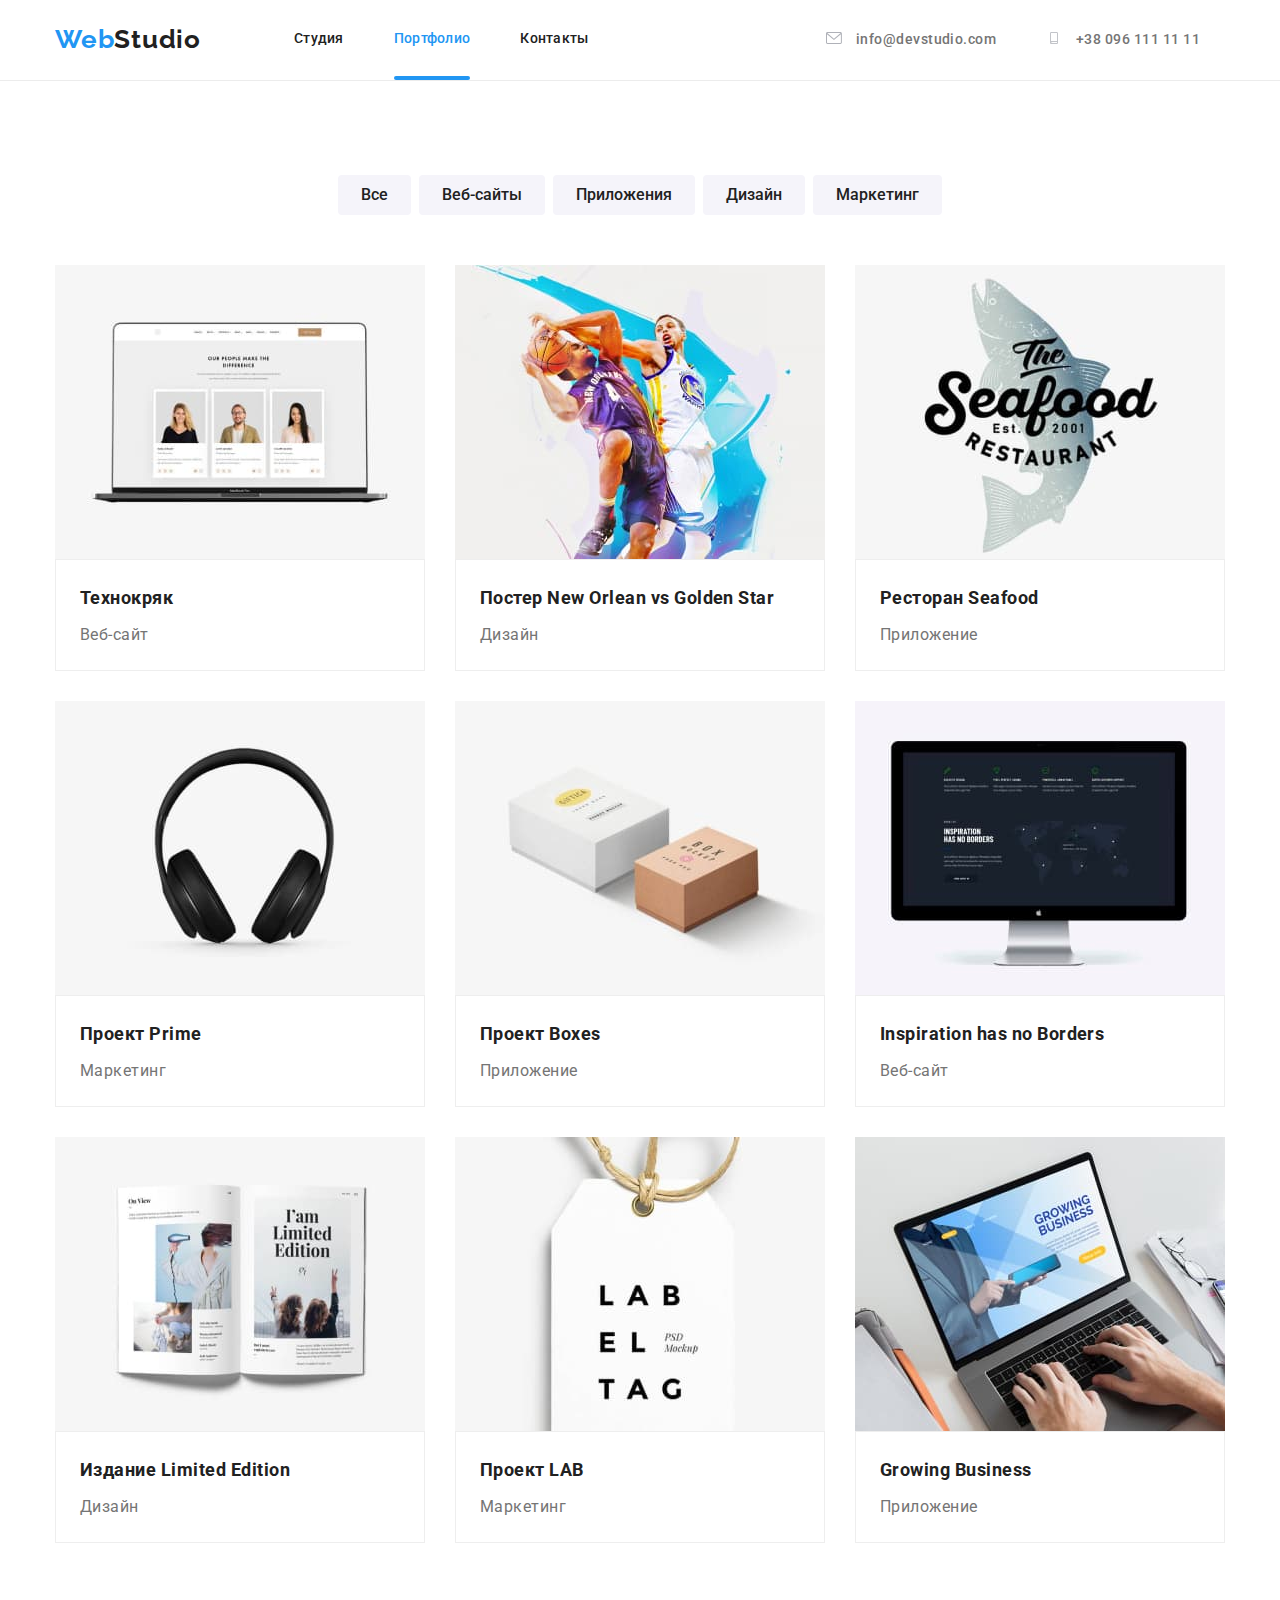
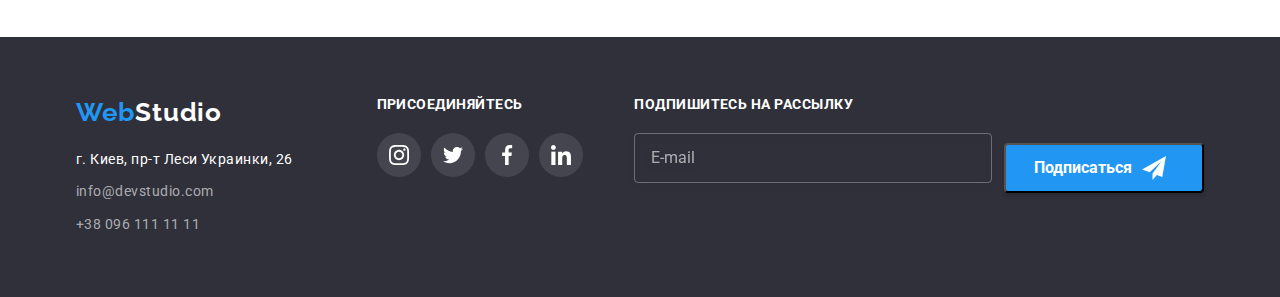
<file: portfolio.html>
<!DOCTYPE html>
<html lang="ru">

<head>
    <meta charset="UTF-8">
    <meta http-equiv="X-UA-Compatible" content="IE=edge">
    <meta name="viewport" content="width=device-width, initial-scale=1.0">
    <title>Document</title>
    <link rel="preconnect" href="https://fonts.googleapis.com">
    <link rel="preconnect" href="https://fonts.gstatic.com" crossorigin>
    <link
        href="https://fonts.googleapis.com/css2?family=Raleway:wght@700&family=Roboto:wght@400;500;700;900&display=swap"
        rel="stylesheet">
    <link rel="stylesheet"
        href="https://cdnjs.cloudflare.com/ajax/libs/modern-normalize/1.1.0/modern-normalize.min.css" />
    <link rel="stylesheet" href="./css/styles.css">
    <link rel="stylesheet" href="./css/main.min.css" />
</head>

<body class="body">
    <header class="header ">
        <div class="container header-container">
            <nav class="header-container__nav logo">
                <a href="./index.html" lang="en" class=" logo__link">
                    Web<span class="logo__link--black">Studio</span>
                </a>

                <ul class="header-container__site-nav site-nav list">
                    <li class="site-nav__item">
                        <a href="./index.html" class="link ">Студия</a>
                    </li>
                    <li class="site-nav__item">
                        <a href="./portfolio.html" class="link current">Портфолио</a>
                    </li>
                    <li class="site-nav__item">
                        <a href="" class="link">Контакты</a>
                    </li>
                </ul>
            </nav>

            <ul class="header-container__contact-nav contact-nav list">
                <li class="contact-nav__item item">
                    <a href="mailto:info@devstudio.com" class="link item__mail-contact">
                        <svg class="icon-mail" width="16" height="12">
                            <use href="./images/sprite.svg#icon-envelope" />
                        </svg>
                        info@devstudio.com
                    </a>
                </li>
                <li class="contact-nav__item item">
                    <a href="telto:+380961111111" class="link item__phone-contact">
                        <svg class="icon-phone" width="16px" height="12px">
                            <use href="./images/sprite.svg#icon-smartphone" />
                        </svg>
                        +38 096 111 11 11
                    </a>
                </li>
            </ul>
        <!-- Mobile -->

        <button type="button" class="open-menu-btn" mob-menu-open>
            <svg class="open-menu-btn__icon" width="24px" height="16px">
                <use href="./images/sprite.svg#icon-menu" />
            </svg>
        </button>

        <div class="mob-menu is-hidden" mob-menu id="menu">
            <div class="container">
                <div class="mob-menu-list">
                    <button type="button" class="mob-menu__close" mob-menu-close >
                        <svg class="mob__icon-vector" width="19" height="19">
                            <use href="./images/sprite.svg#icon-vector">
                            </use>
                        </svg>
                    </button>

                    <ul class="header-container__mobile-site-nav site-nav list">
                        <li class="site-nav__mobile-item">
                            <a href="/index.html" class="link">Студия</a>
                        </li>
                        <li class="site-nav__mobile-item">
                            <a href="./portfolio.html" class="link current">Портфолио</a>
                        </li>
                        <li class="site-nav__mobile-item">
                            <a href="" class="link">Контакты</a>
                        </li>
                    </ul>
                </div>
                <div class="mob-menu-contact">
                    <ul class="header-container__mobile-contact-nav contact-nav list">
                        <li class="contact-nav__mobile-item item">
                            <a href="mailto:info@devstudio.com" class="item__mobile-mail-contact">

                                info@devstudio.com
                            </a>
                        </li>
                        <li class="contact-nav__mobile-item item">
                            <a href="telto:+380961111111" class="item__mobile-phone-contact">
                                +38 096 111 11 11
                            </a>
                        </li>
                    </ul>
                    <ul class="header-container__mobile-soc-media mobile-soc-media list">
                        <li class="mobile-soc-media__item item">
                            <a href="" class="mobile-soc-media__link link">Instagram
                            </a>
                        </li>
                        <li class="mobile-soc-media__item item">
                            <a href="" class="mobile-soc-media__link link">Twitter
                            </a>
                        </li>
                        <li class="mobile-soc-media__item item">
                            <a href="" class="mobile-soc-media__link link">Facebook
                            </a>
                        </li>
                        <li class="mobile-soc-media__item item">
                            <a href="" class="mobile-soc-media__link link">Linkedin
                            </a>
                        </li>

                    </ul>
                </div>
            </div>
        </div>
    </div>
    </header>

    <main>
        <section class="section portfolio">
            <div class="container">
                <h1 class="visually-hidden">Портфолио</h1>
                <ul class="list portfolio__button button-list">
                    <li> <button type="button" class="button button-list__secondary">Все</button></li>
                    <li> <button type="button" class="button button-list__secondary">Веб-сайты</button></li>
                    <li><button type="button" class="button button-list__secondary">Приложения</button></li>
                    <li><button type="button" class="button button-list__secondary">Дизайн</button></li>
                    <li><button type="button" class="button button-list__secondary">Маркетинг</button></li>
                </ul>
                <ul class="list portfolio__project project">
                    <li class="project__item">
                        <a href="" class="project__link link">
                            <div class="project__img-wrap">
                                <picture>
                                    <source
                                    srcset="
                                    ./images/desktop/portfolio-1-1200@1x.jpg  1x,
                                    ./images/desktop/portfolio-1-1200@2x.jpg   2x 
                                    "
                                    media="(min-width: 1200px)"
                                    type="img/webp"
                                    />
                                    <source
                                    srcset="
                                    ./images/desktop/portfolio-1-1200@1x.jpg  1x,
                                    ./images/desktop/portfolio-1-1200@2x.jpg   2x 
                                    "
                                    media="(min-width: 1200px)"
                                    />
                                  
                                    <source
                                    srcset="
                                    ./images/tablet/portfolio-1-768@1x.jpg  1x,
                                    ./images/tablet/portfolio-1-768@2x.jpg   2x 
                                    "
                                    media="(min-width: 768px)"
                                    type="img/webp"
                                    />
                                    <source
                                    srcset="
                                    ./images/tablet/portfolio-1-768@1x.jpg  1x,
                                    ./images/tablet/portfolio-1-768@2x.jpg   2x 
                                    "
                                    media="(min-width: 768px)"
                                    />
                                    <source
                                    srcset="
                                    ./images/mobile/portfolio-1-480@1x.jpg  1x,
                                    ./images/mobile/portfolio-1-480@2x.jpg   2x 
                                    "
                                    media="(min-width: 320px)"
                                    type="img/webp"
                                    />
                                    <source
                                    srcset="
                                    ./images/mobile/portfolio-1-480@1x.jpg  1x,
                                    ./images/mobile/portfolio-1-480@2x.jpg   2x 
                                    "
                                    media="(min-width: 320px)"
                                    />
                                    
                                <img src="./images/desktop/portfolio-1-1200@1x.jpg" alt="Ноутбук" class="project__img">
                                
                                </picture>
                                <p class="project__text">
                                    Технокряк это современная площадка распространения коронавируса. Компании используют
                                    эту платформу для цифрового шпионажа и атак на защищённые сервера конкурентов
                                </p>
                            </div>
                            <div class="project__card-description card-description">
                                <h3 class="card-description__title title">
                                    Технокряк
                                </h3>
                                <p class="card-description__text">
                                    Веб-сайт
                                </p>
                            </div>
                        </a>
                    </li>
                    <li class="project__item">
                        <a href="" class="project__link link">
                            <div class="project__img-wrap">
                                <picture>
                                    <source
                                    srcset="
                                    ./images/desktop/portfolio-2-1200@1x.jpg  1x,
                                    ./images/desktop/portfolio-2-1200@2x.jpg   2x 
                                    "
                                    media="(min-width: 1200px)"
                                    type="img/webp"
                                    />
                                    <source
                                    srcset="
                                    ./images/desktop/portfolio-2-1200@1x.jpg  1x,
                                    ./images/desktop/portfolio-2-1200@2x.jpg   2x 
                                    "
                                    media="(min-width: 1200px)"
                                    />
                                  
                                    <source
                                    srcset="
                                    ./images/tablet/portfolio-2-768@1x.jpg  1x,
                                    ./images/tablet/portfolio-2-768@2x.jpg   2x 
                                    "
                                    media="(min-width: 768px)"
                                    type="img/webp"
                                    />
                                    <source
                                    srcset="
                                    ./images/tablet/portfolio-2-768@1x.jpg  1x,
                                    ./images/tablet/portfolio-2-768@2x.jpg   2x 
                                    "
                                    media="(min-width: 768px)"
                                    />
                                    <source
                                    srcset="
                                    ./images/mobile/portfolio-2-480@1x.jpg  1x,
                                    ./images/mobile/portfolio-2-480@2x.jpg   2x 
                                    "
                                    media="(min-width: 320px)"
                                    type="img/webp"
                                    />
                                    <source
                                    srcset="
                                    ./images/mobile/portfolio-2-480@1x.jpg  1x,
                                    ./images/mobile/portfolio-2-480@2x.jpg   2x 
                                    "
                                    media="(min-width: 320px)"
                                    />
                                <img src=" ./images/desktop/portfolio-2-1200@1x.jpg " alt="Двое мужчин"  class="project__img">
                                </picture>
                                <p class="project__text">
                                    Lorem ipsum dolor sit amet consectetur adipisicing elit. Repellendus ad, impedit
                                    incidunt odio blanditiis suscipit quo cumque nisi commodi perspiciatis asperiores
                                    laudantium voluptatem ut omnis ipsam facilis.
                                </p>
                            </div>
                            <div class="project__card-description card-description">
                                <h3 class="card-description__title title">
                                    Постер New Orlean vs Golden Star
                                </h3>
                                <p class="card-description__text">
                                    Дизайн
                                </p>
                            </div>
                        </a>
                    </li>
                    <li class="project__item">
                        <a href="" class="project__link link">
                            <div class="project__img-wrap">
                                <picture>
                                    <source
                                    srcset="
                                    ./images/desktop/portfolio-3-1200@1x.jpg  1x,
                                    ./images/desktop/portfolio-3-1200@2x.jpg   2x 
                                    "
                                    media="(min-width: 1200px)"
                                    type="img/webp"
                                    />
                                    <source
                                    srcset="
                                    ./images/desktop/portfolio-3-1200@1x.jpg  1x,
                                    ./images/desktop/portfolio-3-1200@2x.jpg   2x 
                                    "
                                    media="(min-width: 1200px)"
                                    />
                                  
                                    <source
                                    srcset="
                                    ./images/tablet/portfolio-3-768@1x.jpg  1x,
                                    ./images/tablet/portfolio-3-768@2x.jpg   2x 
                                    "
                                    media="(min-width: 768px)"
                                    type="img/webp"
                                    />
                                    <source
                                    srcset="
                                    ./images/tablet/portfolio-3-768@1x.jpg  1x,
                                    ./images/tablet/portfolio-3-768@2x.jpg   2x 
                                    "
                                    media="(min-width: 768px)"
                                    />
                                    <source
                                    srcset="
                                    ./images/mobile/portfolio-3-480@1x.jpg  1x,
                                    ./images/mobile/portfolio-3-480@2x.jpg   2x 
                                    "
                                    media="(min-width: 320px)"
                                    type="img/webp"
                                    />
                                    <source
                                    srcset="
                                    ./images/mobile/portfolio-3-480@1x.jpg  1x,
                                    ./images/mobile/portfolio-3-480@2x.jpg   2x 
                                    "
                                    media="(min-width: 320px)"
                                    />
                                <img src="./images/desktop/portfolio-3-1200@1x.jpg" alt="Лого ресторана" class="project__img">
                                </picture>
                                <p class="project__text">
                                    Lorem ipsum dolor sit amet consectetur adipisicing elit. Repellendus ad, impedit
                                    incidunt odio blanditiis suscipit quo cumque nisi commodi perspiciatis asperiores
                                    laudantium voluptatem ut omnis ipsam facilis.
                                </p>
                            </div>
                            <div class="project__card-description card-description">
                                <h3 class="card-description__title title">
                                    Ресторан Seafood
                                </h3>
                                <p class="card-description__text">
                                    Приложение
                                </p>
                            </div>
                        </a>
                    </li>
                    <li class="project__item">
                        <a href="" class="project__link link">
                            <div class="project__img-wrap">
                                <picture>
                                    <source
                                    srcset="
                                    ./images/desktop/portfolio-4-1200@1x.jpg  1x,
                                    ./images/desktop/portfolio-4-1200@2x.jpg   2x 
                                    "
                                    media="(min-width: 1200px)"
                                    type="img/webp"
                                    />
                                    <source
                                    srcset="
                                    ./images/desktop/portfolio-4-1200@1x.jpg  1x,
                                    ./images/desktop/portfolio-4-1200@2x.jpg   2x 
                                    "
                                    media="(min-width: 1200px)"
                                    />
                                  
                                    <source
                                    srcset="
                                    ./images/tablet/portfolio-4-768@1x.jpg  1x,
                                    ./images/tablet/portfolio-4-768@2x.jpg   2x 
                                    "
                                    media="(min-width: 768px)"
                                    type="img/webp"
                                    />
                                    <source
                                    srcset="
                                    ./images/tablet/portfolio-4-768@1x.jpg  1x,
                                    ./images/tablet/portfolio-4-768@2x.jpg   2x 
                                    "
                                    media="(min-width: 768px)"
                                    />
                                    <source
                                    srcset="
                                    ./images/mobile/portfolio-4-480@1x.jpg  1x,
                                    ./images/mobile/portfolio-4-480@2x.jpg   2x 
                                    "
                                    media="(min-width: 320px)"
                                    type="img/webp"
                                    />
                                    <source
                                    srcset="
                                    ./images/mobile/portfolio-4-480@1x.jpg  1x,
                                    ./images/mobile/portfolio-4-480@2x.jpg   2x 
                                    "
                                    media="(min-width: 320px)"
                                    />
            
                                <img src="./images/desktop/portfolio-4-1200@1x.jpg" alt="Наушники"  class="project__img">
                                </picture>
                                <p class="project__text">
                                    Lorem ipsum dolor sit amet consectetur adipisicing elit. Repellendus ad, impedit
                                    incidunt odio blanditiis suscipit quo cumque nisi commodi perspiciatis asperiores
                                    laudantium voluptatem ut omnis ipsam facilis.
                                </p>
                            </div>
                            <div class="project__card-description card-description">
                                <h3 class="card-description__title title">
                                    Проект Prime
                                </h3>
                                <p class="card-description__text">
                                    Маркетинг
                                </p>
                            </div>
                        </a>
                    </li>
                    <li class="project__item">
                        <a href="" class="project__link link">
                            <div class="project__img-wrap">
                                <picture>
                                    <source
                                    srcset="
                                    ./images/desktop/portfolio-5-1200@1x.jpg  1x,
                                    ./images/desktop/portfolio-5-1200@2x.jpg   2x 
                                    "
                                    media="(min-width: 1200px)"
                                    type="img/webp"
                                    />
                                    <source
                                    srcset="
                                    ./images/desktop/portfolio-5-1200@1x.jpg  1x,
                                    ./images/desktop/portfolio-5-1200@2x.jpg   2x 
                                    "
                                    media="(min-width: 1200px)"
                                    />
                                  
                                    <source
                                    srcset="
                                    ./images/tablet/portfolio-5-768@1x.jpg  1x,
                                    ./images/tablet/portfolio-5-768@2x.jpg   2x 
                                    "
                                    media="(min-width: 768px)"
                                    type="img/webp"
                                    />
                                    <source
                                    srcset="
                                    ./images/tablet/portfolio-5-768@1x.jpg  1x,
                                    ./images/tablet/portfolio-5-768@2x.jpg   2x 
                                    "
                                    media="(min-width: 768px)"
                                    />
                                    <source
                                    srcset="
                                    ./images/mobile/portfolio-5-480@1x.jpg  1x,
                                    ./images/mobile/portfolio-5-480@2x.jpg   2x 
                                    "
                                    media="(min-width: 320px)"
                                    type="img/webp"
                                    />
                                    <source
                                    srcset="
                                    ./images/mobile/portfolio-5-480@1x.jpg  1x,
                                    ./images/mobile/portfolio-5-480@2x.jpg   2x 
                                    "
                                    media="(min-width: 320px)"
                                    />
                        
                
                                <img src="./images/desktop/portfolio-5-1200@1x.jpg" alt="Две коробки"  class="project__img">
                                </picture>
                                <p class="project__text">
                                    Lorem ipsum dolor sit amet consectetur adipisicing elit. Repellendus ad, impedit
                                    incidunt odio blanditiis suscipit quo cumque nisi commodi perspiciatis asperiores
                                    laudantium voluptatem ut omnis ipsam facilis.
                                </p>
                            </div>
                            <div class="project__card-description card-description">
                                <h3 class="card-description__title title">
                                    Проект Boxes
                                </h3>
                                <p class="card-description__text">
                                    Приложение
                                </p>
                            </div>
                        </a>
                    </li>
                    <li class="project__item">
                        <a href="" class="project__link link">
                            <div class="project__img-wrap">
                                <picture>
                                    <source
                                    srcset="
                                    ./images/desktop/portfolio-6-1200@1x.jpg  1x,
                                    ./images/desktop/portfolio-6-1200@2x.jpg   2x 
                                    "
                                    media="(min-width: 1200px)"
                                    type="img/webp"
                                    />
                                    <source
                                    srcset="
                                    ./images/desktop/portfolio-6-1200@1x.jpg  1x,
                                    ./images/desktop/portfolio-6-1200@2x.jpg   2x 
                                    "
                                    media="(min-width: 1200px)"
                                    />
                                  
                                    <source
                                    srcset="
                                    ./images/tablet/portfolio-6-768@1x.jpg  1x,
                                    ./images/tablet/portfolio-6-768@2x.jpg   2x 
                                    "
                                    media="(min-width: 768px)"
                                    type="img/webp"
                                    />
                                    <source
                                    srcset="
                                    ./images/tablet/portfolio-6-768@1x.jpg  1x,
                                    ./images/tablet/portfolio-6-768@2x.jpg   2x 
                                    "
                                    media="(min-width: 768px)"
                                    />
                                    <source
                                    srcset="
                                    ./images/mobile/portfolio-6-480@1x.jpg  1x,
                                    ./images/mobile/portfolio-6-480@2x.jpg   2x 
                                    "
                                    media="(min-width: 320px)"
                                    type="img/webp"
                                    />
                                    <source
                                    srcset="
                                    ./images/mobile/portfolio-6-480@1x.jpg  1x,
                                    ./images/mobile/portfolio-6-480@2x.jpg   2x 
                                    "
                                    media="(min-width: 320px)"
                                    />
                               
                                <img src="./images/desktop/portfolio-6-1200@1x.jpg" alt="Монитор"  class="project__img">
                            </picture>
                                <p class="project__text">
                                    Lorem ipsum dolor sit amet consectetur adipisicing elit. Repellendus ad, impedit
                                    incidunt odio blanditiis suscipit quo cumque nisi commodi perspiciatis asperiores
                                    laudantium voluptatem ut omnis ipsam facilis.
                                </p>
                            </div>
                            <div class="project__card-description card-description">
                                <h3 class="card-description__title title">
                                    Inspiration has no Borders
                                </h3>
                                <p class="card-description__text">
                                    Веб-сайт
                                </p>
                            </div>
                        </a>
                    </li>
                    <li class="project__item">
                        <a href="" class="project__link link">
                            <div class="project__img-wrap">
                                <picture>
                                    <source
                                    srcset="
                                    ./images/desktop/portfolio-7-1200@1x.jpg  1x,
                                    ./images/desktop/portfolio-7-1200@2x.jpg   2x 
                                    "
                                    media="(min-width: 1200px)"
                                    type="img/webp"
                                    />
                                    <source
                                    srcset="
                                    ./images/desktop/portfolio-7-1200@1x.jpg  1x,
                                    ./images/desktop/portfolio-7-1200@2x.jpg   2x 
                                    "
                                    media="(min-width: 1200px)"
                                    />
                                  
                                    <source
                                    srcset="
                                    ./images/tablet/portfolio-7-768@1x.jpg  1x,
                                    ./images/tablet/portfolio-7-768@2x.jpg   2x 
                                    "
                                    media="(min-width: 768px)"
                                    type="img/webp"
                                    />
                                    <source
                                    srcset="
                                    ./images/tablet/portfolio-7-768@1x.jpg  1x,
                                    ./images/tablet/portfolio-7-768@2x.jpg   2x 
                                    "
                                    media="(min-width: 768px)"
                                    />
                                    <source
                                    srcset="
                                    ./images/mobile/portfolio-7-480@1x.jpg  1x,
                                    ./images/mobile/portfolio-7-480@2x.jpg   2x 
                                    "
                                    media="(min-width: 320px)"
                                    type="img/webp"
                                    />
                                    <source
                                    srcset="
                                    ./images/mobile/portfolio-7-480@1x.jpg  1x,
                                    ./images/mobile/portfolio-7-480@2x.jpg   2x 
                                    "
                                    media="(min-width: 320px)"
                                    />
                               
                                <img src="./images/desktop/portfolio-7-1200@1x.jpg" alt="Журнал"  class="project__img">
                                </picture>
                                <p class="project__text">
                                    Lorem ipsum dolor sit amet consectetur adipisicing elit. Repellendus ad, impedit
                                    incidunt odio blanditiis suscipit quo cumque nisi commodi perspiciatis asperiores
                                    laudantium voluptatem ut omnis ipsam facilis.
                                </p>
                            </div>
                            <div class="project__card-description card-description">
                                <h3 class="card-description__title title">
                                    Издание Limited Edition
                                </h3>
                                <p class="card-description__text">
                                    Дизайн
                                </p>
                            </div>
                        </a>
                    </li>
                    <li class="project__item">
                        <a href="" class="project__link link">
                            <div class="project__img-wrap">
                                <picture>
                                    <source
                                    srcset="
                                    ./images/desktop/portfolio-8-1200@1x.jpg  1x,
                                    ./images/desktop/portfolio-8-1200@2x.jpg   2x 
                                    "
                                    media="(min-width: 1200px)"
                                    type="img/webp"
                                    />
                                    <source
                                    srcset="
                                    ./images/desktop/portfolio-8-1200@1x.jpg  1x,
                                    ./images/desktop/portfolio-8-1200@2x.jpg   2x 
                                    "
                                    media="(min-width: 1200px)"
                                    />
                                  
                                    <source
                                    srcset="
                                    ./images/tablet/portfolio-8-768@1x.jpg  1x,
                                    ./images/tablet/portfolio-8-768@2x.jpg   2x 
                                    "
                                    media="(min-width: 768px)"
                                    type="img/webp"
                                    />
                                    <source
                                    srcset="
                                    ./images/tablet/portfolio-8-768@1x.jpg  1x,
                                    ./images/tablet/portfolio-8-768@2x.jpg   2x 
                                    "
                                    media="(min-width: 768px)"
                                    />
                                    <source
                                    srcset="
                                    ./images/mobile/portfolio-8-480@1x.jpg  1x,
                                    ./images/mobile/portfolio-8-480@2x.jpg   2x 
                                    "
                                    media="(min-width: 320px)"
                                    type="img/webp"
                                    />
                                    <source
                                    srcset="
                                    ./images/mobile/portfolio-8-480@1x.jpg  1x,
                                    ./images/mobile/portfolio-8-480@2x.jpg   2x 
                                    "
                                    media="(min-width: 320px)"
                                    />
                               
                                <img src="./images/desktop/portfolio-8-1200@1x.jpg" alt="Лейбл"  class="project__img">
                                </picture>
                                <p class="project__text">
                                    Lorem ipsum dolor sit amet consectetur adipisicing elit. Repellendus ad, impedit
                                    incidunt odio blanditiis suscipit quo cumque nisi commodi perspiciatis asperiores
                                    laudantium voluptatem ut omnis ipsam facilis.
                                </p>
                            </div>
                            <div class="project__card-description card-description">
                                <h3 class="card-description__title title">
                                    Проект LAB
                                </h3>
                                <p class="card-description__text">
                                    Маркетинг
                                </p>
                            </div>
                        </a>
                    </li>
                    <li class="project__item">
                        <a href="" class="project__link link">
                            <div class="project__img-wrap">
                                <picture>
                                    <source
                                    srcset="
                                    ./images/desktop/portfolio-9-1200@1x.jpg  1x,
                                    ./images/desktop/portfolio-9-1200@2x.jpg   2x 
                                    "
                                    media="(min-width: 1200px)"
                                    type="img/webp"
                                    />
                                    <source
                                    srcset="
                                    ./images/desktop/portfolio-9-1200@1x.jpg  1x,
                                    ./images/desktop/portfolio-9-1200@2x.jpg   2x 
                                    "
                                    media="(min-width: 1200px)"
                                    />
                                  
                                    <source
                                    srcset="
                                    ./images/tablet/portfolio-9-768@1x.jpg  1x,
                                    ./images/tablet/portfolio-9-768@2x.jpg   2x 
                                    "
                                    media="(min-width: 768px)"
                                    type="img/webp"
                                    />
                                    <source
                                    srcset="
                                    ./images/tablet/portfolio-9-768@1x.jpg  1x,
                                    ./images/tablet/portfolio-9-768@2x.jpg   2x 
                                    "
                                    media="(min-width: 768px)"
                                    />
                                    <source
                                    srcset="
                                    ./images/mobile/portfolio-9-480@1x.jpg  1x,
                                    ./images/mobile/portfolio-9-480@2x.jpg   2x 
                                    "
                                    media="(min-width: 320px)"
                                    type="img/webp"
                                    />
                                    <source
                                    srcset="
                                    ./images/mobile/portfolio-9-480@1x.jpg  1x,
                                    ./images/mobile/portfolio-9-480@2x.jpg   2x 
                                    "
                                    media="(min-width: 320px)"
                                    />
                               
                                <img src="./images/desktop/portfolio-9-1200@1x.jpg" alt="Ноутбук"  class="project__img">
                                </picture>
                                <p class="project__text">
                                    Lorem ipsum dolor sit amet consectetur adipisicing elit. Repellendus ad, impedit
                                    incidunt odio blanditiis suscipit quo cumque nisi commodi perspiciatis asperiores
                                    laudantium voluptatem ut omnis ipsam facilis.
                                </p>
                            </div>
                            <div class="project__card-description card-description">
                                <h3 class="card-description__title title">
                                    Growing Business
                                </h3>
                                <p class="card-description__text">
                                    Приложение
                                </p>
                            </div>
                        </a>
                    </li>


                </ul>
            </div>
        </section>


    </main>

    <!--Футер-->
    <footer class="footer">
        <div class="container footer__general">
            <div class="footer__contacts">
                <div class="footer__logo logo">
                    <a href="./index.html" lang="en" class="logo__link">
                        Web<span class="logo__link--white">Studio</span>
                    </a>
                </div>
                <address>
                    <ul class="list footer__contact-list contact-list ">
                        <li class="contact-list__items"> 
                            <a href="https://goo.gl/maps/sV1DjzKFQDHYwnPr9" 
                            class="link contact-list__adress contact-list__link">
                            г. Киев, пр-т Леси Украинки, 26
                            </a>
                        </li>
                        <li class="contact-list__items"> 
                            <a href="mailto:info@devstudio.com" 
                            class="link contact-list__link">
                            info@devstudio.com
                        </a>
                     </li>
                        <li class="contact-list__items"> 
                            <a href="telto:+380961111111" 
                            class="link contact-list__link">
                                +38 096 111 11 11
                            </a> 
                        </li>
                    </ul>
                </address>
            </div>

            <div class="footer__social-media social-media">
                <p class="social-media__text">ПРИСОЕДИНЯЙТЕСЬ</p>
                <ul class="social-media__icons">
                    <li class="social-media__items">
                        <a href="" class="social-media__link social-link">
                            <svg class="social-media__icon social-icon" width="20" height="20">
                                <use href="./images/sprite.svg#icon-instagram"> </use>
                            </svg>
                        </a>
                    </li>
                    <li class="social-media__items">
                        <a href="" class="social-media__link social-link">
                            <svg class="social-media__icon social-icon" width="20" height="20">
                                <use href="./images/sprite.svg#icon-twitter"> </use>
                            </svg>
                        </a>
                    </li>
                    <li class="social-media__items">
                        <a href="" class="social-media__link social-link">
                            <svg class="social-media__icon social-icon" width="20" height="20">
                                <use href="./images/sprite.svg#icon-facebook"> </use>
                            </svg>
                        </a>
                    </li>
                    <li class="social-media__items">
                        <a href="" class="social-media__link social-link">
                            <svg class="social-media__icon social-icon" width="20" height="20">
                                <use href="./images/sprite.svg#icon-linkedin">
                                </use>
                            </svg>
                        </a>
                    </li>
                </ul>

            </div>

            <div class="footer__emai-section emai-section">
                <p class="emai-section__text">
                    Подпишитесь на рассылку
                </p>
                <div class="emai-section__invite">
                    <form action="#" method="post">
                        <input 
                        type="email" 
                        name="email" 
                        placeholder="E-mail" 
                        required value="" 
                        minlength="5"
                        maxlength="50" 
                        class="emai-section__field">
                    </form>
                    <button type="submit" class="button emai-section__email-button">
                        Подписаться
                        <svg>
                            <use href="./images/sprite.svg#icon-send" width="24" heigth="24">
                            </use>
                        </svg>
                    </button>
                </div>
            </div>


        </div>

    </footer>
    <script src="./js/modal.js"></script>
    <script src="./js/menu.js"></script>
</body>

</html>
</file>
<file: css/styles.css>
/* Палитра: 
цвет 1 логотипа   #2196F3;
цвет 2 логотипа #000000;
цвет основного текста  #212121;
цвет вторичного текста #757575;
белый  #FFFFFF;
цвет подсвечивания  #2196F3;
цвет футера и банера  #2F303A;
вторичный цвет фона F5F4FA*/

/* Header */


/* Банер */
/* Section hero */


/* Наши приимущества*/



/* Чем мы занимаемся */


/* Наша команда */



/* Clients */


/* Footer contats */
</file>
<file: css/main.min.css>
p,h1,h2,h3,h4,h5,h6{margin:0}ul,ol{margin:0;padding:0;list-style:none}.list{list-style:none}button{cursor:pointer}.body{background-color:#fff;color:#757575;font-family:Roboto, sans-serif;letter-spacing:0.03em}a:visited{text-decoration:none}.visually-hidden{position:absolute;white-space:nowrap;width:1px;height:1px;overflow:hidden;border:0;padding:0;clip:rect(0 0 0 0);clip-path:inset(50%);margin:-1px}.header-container__nav,.feature-list__icons,.team__social-icons,.clients__logo,.social-media__icons,.social-media__link,.emai-section__field::placeholder,.emai-section__email-button{display:flex;align-items:center}.container{width:100%;padding-left:15px;padding-right:15px;margin:auto auto;outline:2px}@media screen and (min-width: 480px){.container{width:480px}}@media screen and (min-width: 768px){.container{width:768px}}@media screen and (min-width: 1200px){.container{width:1200px}}.button.primary,.button-list__secondary,.submit__button,.emai-section__email-button{color:#fff;background-color:#2196f3;font-family:Roboto;font-size:16px;display:inline-block}.button.primary{color:#fff;background-color:#2196f3;font-size:16px;font-weight:700;letter-spacing:.06;line-height:1.88;display:block;align-items:center;text-align:center;border-radius:4px;min-width:200px;padding:10px 32px;border:1px solid #2196f3;margin:0 auto}.button-list__secondary{color:#212121;background-color:#f5f4fa;border:1px solid #f5f4fa;font-size:16px;font-weight:500;line-height:1.62;text-align:center;border-radius:4px;padding:6px 22px;margin-right:8px;border:1px solid transparent;transition-property:box-shadow;transition-duration:250ms;transition-timing-function:cubic-bezier(0.4, 0, 0.2, 1);margin-bottom:15px}.button-list__secondary:hover,.button-list__secondary:focus{color:#fff;background-color:#2196f3}.button-list__secondary:hover,.button-list__secondary:focus{box-shadow:0px 4px 4px 0px #00000040}@media screen and (min-width: 768px){.button-list__secondary{margin-bottom:0px}}@media screen and (min-width: 1200px){.button-list__secondary{margin-bottom:0px}}.submit__button{width:200px;height:50px;box-shadow:0px 4px 4px rgba(0,0,0,0.15);border-radius:4px;margin-top:30px;border:none;font-size:16px;font-weight:700;letter-spacing:.06;line-height:1.87}.section-title{color:#212121;font-weight:700;font-size:28px;line-height:1.18;text-align:center;margin-bottom:50px}@media screen and (min-width: 1200px){.section-title{font-size:36px;line-height:1.17}}.logo__link{color:#2196f3;font-family:Raleway, sans-serif;font-weight:700;font-size:26px;line-height:1.19;letter-spacing:0.03em;text-decoration:none;align-items:center}@media screen and (min-width: 1200px){.logo__link{margin-right:93px}}.logo__link--black{color:#212121;font-family:Raleway, sans-serif;font-weight:700;font-size:26px;line-height:1.19;letter-spacing:0.03em;text-decoration:none}.footer-contacts__logo{margin-bottom:20px}.logo__link--white{color:#fff;font-family:Raleway, sans-serif;font-weight:700;font-size:26px;line-height:1.19;letter-spacing:0.03em;text-decoration:none}.backdrop{width:100%;height:100%;background-color:rgba(0,0,0,0.2);position:fixed;top:0;opacity:1;transition:opacity 250ms cubic-bezier(0.4, 0, 0.2, 1)}.backdrop.is-hidden{visibility:hidden;opacity:0;pointer-events:none}.backdrop.is-hidden .modal{transform:translate(-50%, -50%);transition-duration:250ms;transition-timing-function:cubic-bezier(0.4, 0, 0.2, 1)}.backdrop__modal{width:450px;min-height:609px;background-color:#fff;border-radius:5px;position:absolute;top:50%;left:50%;transform:translate(-50%, -50%);padding:40px;transition:transform 250ms cubic-bezier(0.4, 0, 0.2, 1)}@media screen and (min-width: 1200px){.backdrop__modal{width:528px;min-height:581px}}.modal__close{position:absolute;display:block;top:10px;right:10px;border:1px solid rgba(0,0,0,0.1);border-radius:50%;background-color:transparent;color:#000;width:30px;height:30px;transition:transform 250ms cubic-bezier(0.4, 0, 0.2, 1)}.modal__close:hover,.modal__close:focus{border:1px solid #2196f3;fill:#2196f3}.modal__icon-vector{color:#000;position:absolute;top:8px;right:8px;width:11px;height:11px;transition:transform 250ms cubic-bezier(0.4, 0, 0.2, 1)}.modal__title{text-align:center;font-size:20px;font-weight:700;letter-spacing:.03;line-height:1.15;color:#212121;margin-bottom:12px}.modal__field{margin-bottom:10px}.modal__icon{position:absolute;left:12px;top:50%;transform:translateY(-50%);transition:opacity 250ms cubic-bezier(0.4, 0, 0.2, 1)}.modal__icon:hover,.modal__icon:focus{border-color:#2196f3}.modal__input:hover+.modal__icon,.modal__input:focus+.modal__icon{fill:#2196f3}.modal__input-wrapper{position:relative}.modal__input{width:100%;height:40px;background-color:transparent;padding-left:30px;padding-right:10px;font-size:14px;color:#212121;border:1px solid rgba(33,33,33,0.2);border-radius:4px}.modal__input:hover,.modal__input:focus{border:1px solid #2196f3;box-sizing:border-box;border-radius:4px}.modal__input::placeholder{font-size:12px;letter-spacing:.01;line-height:1.17;color:rgba(117,117,117,0.5);padding-bottom:4px}.modal__text{width:100%;height:100px;border:1px solid rgba(33,33,33,0.2);border-radius:4px;background-color:transparent;margin-bottom:10px;padding-left:10px;padding-right:10px;padding:10px;resize:none;transition:opacity 250ms cubic-bezier(0.4, 0, 0.2, 1)}.modal__text:hover,.modal__text:focus{border:1px solid #2196f3;box-sizing:border-box;border-radius:4px}.modal__text::placeholder{font-size:12px;letter-spacing:.01;line-height:1.17;color:rgba(117,117,117,0.5)}.modal__label{display:block;font-size:12px;letter-spacing:.01;line-height:1.17;color:#757575;margin-top:10px;padding-bottom:4px}.modal__check-text{display:inline;font-size:12px;letter-spacing:.03;line-height:1.17;color:#757575;display:flex}.modal__check-text::before{content:"";width:16px;height:15px;border:2px solid #212121;border-radius:2px;margin-right:4px}@media screen and (min-width: 1200px){.modal__check-text::before{margin-right:7px}}.modal__check:checked+.modal__check-text::before{background-color:#2196f3;background-image:url(../images/icon-check-fill.svg);border:none;background-repeat:no-repeat}@media screen and (min-width: 1200px){.modal__check-text{font-size:14px;line-height:1.71}}.modal__check-link{display:inline;font-size:12px;letter-spacing:.03;line-height:1.17;text-decoration-line:underline;color:#2196f3;margin-left:4px}@media screen and (min-width: 1200px){.modal__check-link{font-size:14px;line-height:1.71}}.modal__submit{align-items:center;text-align:center}.social-link{display:flex;padding:0px;margin-right:10px;justify-content:center;align-items:center;width:44px;height:44px;border-radius:50%}.social-icon{fill:#afb1b8}.social-link{transition-property:background-color, color, fill;transition-duration:250ms;transition-timing-function:cubic-bezier(0.4, 0, 0.2, 1)}.header{border-bottom:1px solid #ececec;width:100%;position:relative;display:flex}.header-container{position:relative;display:flex;padding-top:24px;padding-bottom:25px}.header-container__nav{position:relative;justify-content:flex-start}.header-container__site-nav{position:relative;display:none}@media screen and (min-width: 768px){.header-container__site-nav{display:flex}}@media screen and (min-width: 1200px){.header-container__site-nav{display:flex;margin-left:-50px}}.site-nav__item{position:relative;color:#212121;font-size:14px;font-weight:500;letter-spacing:.02em;line-height:1.14;text-decoration:none;margin-left:50px}.site-nav__item .link{text-decoration:none;color:#212121}.site-nav__item .link:hover,.site-nav__item .link:focus{color:#2196f3}.site-nav__item .current{color:#2196f3;text-decoration:none}.site-nav__item .current::after{content:"";position:absolute;width:100%;height:4px;background:#2196f3;border-radius:2px;left:0;bottom:-33px;align-self:start;margin-right:50px}.header-container__contact-nav{position:relative;display:none;align-items:center;justify-content:flex-end;margin-left:auto}.header-container__contact-nav .link{color:#757575;font-size:14px;font-weight:500;letter-spacing:.02;line-height:1.14;text-decoration:none}@media screen and (min-width: 768px){.header-container__contact-nav{display:block}}@media screen and (min-width: 1200px){.header-container__contact-nav{display:flex}}@media screen and (min-width: 1200px){.contact-nav__item{margin-left:25px;margin-right:25px}}.item__mail-contact{transition-property:color;transition-duration:250ms;transition-timing-function:cubic-bezier(0.4, 0, 0.2, 1)}.item__mail-contact:hover,.item__mail-contact:focus{color:#2196f3;fill:#2196f3}.item__mail-contact:hover .icon-mail,.item__mail-contact:focus .icon-mail{fill:#2196f3}.icon-mail{margin-right:10px;fill:#afb1b8;transition-property:fill;transition-duration:250ms;transition-timing-function:cubic-bezier(0.4, 0, 0.2, 1)}.item__phone-contact{transition-property:color;transition-duration:250ms;transition-timing-function:cubic-bezier(0.4, 0, 0.2, 1)}.item__phone-contact:hover,.item__phone-contact:focus{color:#2196f3}.item__phone-contact:hover .icon-phone,.item__phone-contact:focus .icon-phone{fill:#2196f3}.icon-phone{margin-right:10px;fill:#afb1b8;transition-property:fill;transition-duration:250ms;transition-timing-function:cubic-bezier(0.4, 0, 0.2, 1)}.mob-menu{position:fixed;z-index:1;top:0;left:0;background-color:#fff;width:100vw;height:100vh;padding-top:48px;padding-bottom:48px}.mob-menu .container{height:100%;display:flex;flex-direction:column;overflow:auto}.mob-menu-list{position:relative}.mob-menu.is-hidden{left:100%;visibility:visible;opacity:0;pointer-events:none}.mob-menu-contact{margin-top:auto}.open-menu-btn{display:block;margin-left:auto;background-color:transparent;border:none}@media screen and (min-width: 768px){.open-menu-btn{display:none}}@media screen and (min-width: 1200px){.open-menu-btn{display:none}}.open-menu-btn__icon{fill:var(#757575);transition-property:fill;transition-duration:250ms;transition-timing-function:cubic-bezier(0.4, 0, 0.2, 1)}.open-menu-btn__icon:hover,.open-menu-btn__icon:focus{fill:#2196f3}.site-nav__mobile-item{position:relative;color:#212121;font-size:40px;font-weight:500;letter-spacing:.02em;line-height:1.72;text-decoration:none;margin-bottom:36px}.site-nav__mobile-item .link{text-decoration:none;color:#212121}.site-nav__mobile-item .link:hover,.site-nav__mobile-item .link:focus{color:#2196f3}.site-nav__mobile-item .current{color:#2196f3;text-decoration:none}.header-container__mobile-contact-nav{position:relative}.header-container__mobile-contact-nav .link{color:#757575;font-weight:500;font-size:14px;font-weight:500;letter-spacing:.02;line-height:1.14;text-decoration:none}.contact-nav__mobile-item{margin-bottom:32px}.item__mobile-mail-contact{font-size:34px;font-weight:500;letter-spacing:.02;line-height:1.17;color:#2196F3;text-decoration:none}.item__mobile-phone-contact{font-size:24px;font-weight:500;letter-spacing:.02;line-height:1.17;color:#757575;text-decoration:none}.header-container__mobile-soc-media{display:flex}.mobile-soc-media__item{font-size:18px;font-weight:500;letter-spacing:.02;line-height:1.22;color:#2196F3;text-decoration:none;padding-right:10px;padding-left:10px;border-right:1px solid rgba(33,33,33,0.2)}.mobile-soc-media__item:last-child{border:none}.mob-menu__close{position:absolute;display:block;top:10px;right:10px;border:none;background-color:transparent;color:#000;z-index:1}.mob__icon-vector{fill:#000;position:absolute;top:8px;right:8px;border:none;background-color:transparent;transition:fill 250ms cubic-bezier(0.4, 0, 0.2, 1)}.mob__icon-vector:hover,.mob__icon-vector:focus{fill:#2196f3}.mobile-soc-media__link{text-decoration:none;font-size:18px;font-weight:500;letter-spacing:.02;line-height:1.22;color:#2196F3}.hero{text-align:center;align-items:center;max-width:480px;height:400px}@media screen and (min-width: 768px){.hero{max-width:768px}}@media screen and (min-width: 1200px){.hero{max-width:1600px;height:600px}}.hero__title{color:#fff;font-size:26px;font-weight:900;letter-spacing:.06;line-height:1.62;margin-bottom:30px}@media screen and (min-width: 1200px){.hero__title{font-size:44px;line-height:1.36}}.hero__container{align-items:center;padding:118px 0px}@media screen and (min-width: 1200px){.hero__container{padding:200px 0px}}.hero__overlay{margin-left:auto;margin-right:auto;background-color:#2f303a;background-image:linear-gradient(to right, rgba(47,48,58,0.4), rgba(47,48,58,0.4)),url("../images/desktop/hero-1200@1x.jpg");background-repeat:no-repeat;background-position:center;background-size:cover}.feature{padding:60px 0px;text-align:center}@media screen and (min-width: 1200px){.feature{padding:94px 0px}}.feature__list{position:relative;display:flex;flex-wrap:wrap}@media screen and (min-width: 768px){.feature__list{position:relative;display:flex;flex-wrap:wrap;margin-right:-30px}}@media screen and (min-width: 1200px){.feature__list{position:relative;display:flex;flex-wrap:wrap;margin-right:-30px}}.feature-list__item{text-align:start;margin-bottom:30px}@media screen and (min-width: 768px){.feature-list__item{margin-right:30px;width:calc(100% / 2 - 30px)}}@media screen and (min-width: 1200px){.feature-list__item{margin-right:30px;width:calc(100% / 4 - 30px)}}.feature-list__icons{padding:0px;margin:0px;margin-bottom:30px;height:120px;justify-content:center;background-color:#f5f4fa;border-radius:4px}.feature-list__title{color:#212121;font-size:14px;font-weight:700;line-height:1.14;text-transform:uppercase;margin-bottom:10px;text-align:center}@media screen and (min-width: 480px){.feature-list__title{text-align:center}}@media screen and (min-width: 768px){.feature-list__title{text-align:justify}}@media screen and (min-width: 1200px){.feature-list__title{text-align:justify}}.feature-list__text{font-size:14px;line-height:1.71}.speciality{padding-bottom:94px;display:none}@media screen and (min-width: 1200px){.speciality{display:block}}.speciality__list{position:relative;display:flex;flex-wrap:wrap;margin-right:-30px}.speciality__item{margin-right:30px;flex-basis:calc(100% / 3 - 30px);position:relative;margin-right:30px}.speciality__img-wrap{position:relative;overflow:hidden}.speciality__text{position:absolute;bottom:0;left:0;color:#fff;font-size:14px;font-weight:700;letter-spacing:.03;line-height:1.14;text-align:center;text-transform:uppercase;padding:27px;background-color:rgba(47,48,58,0.8);width:100%;height:70px}.team{background:#f5f4fa;padding:60px 0px;text-align:center}@media screen and (min-width: 1200px){.team{padding:94px 0px}}@media screen and (min-width: 768px){.team__list{position:relative;display:flex;flex-wrap:wrap;margin-right:-30px}}@media screen and (min-width: 1200px){.team__list{position:relative;display:flex;flex-wrap:wrap;margin-right:-30px}}.team__member{margin-bottom:30px;box-shadow:0px 1px 3px rgba(0,0,0,0.12),0px 1px 1px rgba(0,0,0,0.14),0px 2px 1px rgba(0,0,0,0.2);border-radius:0px 0px 4px 4px;background:#fff}@media screen and (min-width: 768px){.team__member{margin-right:30px;width:calc(100% / 2 - 30px)}}@media screen and (min-width: 1200px){.team__member{margin-right:30px;width:calc(100% / 4 - 30px);margin-bottom:0px}}.team__position{padding-top:30px;padding-bottom:30px}.team__title{color:#212121;font-size:16px;font-weight:500;line-height:1.19;text-align:center;margin-bottom:10px}.team__text{font-size:16px;line-height:1.19;text-align:center;margin-bottom:16px}.team__social-icons{padding:0px;margin:0px;justify-content:center}.team__social-link:hover,.team__social-link:focus{background-color:#2196f3;color:#fff;fill:#2196f3}.team__social-icon{transition-property:background-color, fill;transition-duration:250ms;transition-timing-function:cubic-bezier(0.4, 0, 0.2, 1)}.team__social-icon:hover,.team__social-icon:focus{background-color:#2196f3;fill:#fff}.clients{padding:60px 0px;text-align:center}@media screen and (min-width: 1200px){.clients{padding:94px 0px}}.clients__list{position:relative;display:flex;flex-wrap:wrap;margin-bottom:-30px;margin-right:-30px}@media screen and (min-width: 768px){.clients__list{position:relative;display:flex;flex-wrap:wrap}}@media screen and (min-width: 1200px){.clients__list{position:relative;display:flex;flex-wrap:wrap}}.clients__logo{width:210px;height:92px;border:1px solid #afb1b8;box-sizing:border-box;border-radius:4px;justify-content:center;transition-property:border, fill;transition-duration:250ms;transition-timing-function:cubic-bezier(0.4, 0, 0.2, 1)}.clients__logo:hover,.clients__logo:focus{border:1px solid #2196f3;fill:#2196f3}@media screen and (min-width: 768px){.clients__logo{width:100%}}@media screen and (min-width: 1200px){.clients__logo{width:100%}}.clients__item{width:calc(100% / 2 - 30px);margin-right:30px;margin-bottom:30px}@media screen and (min-width: 768px){.clients__item{margin-right:30px;width:calc(100% / 3 - 30px)}}@media screen and (min-width: 1200px){.clients__item{margin-bottom:0px;margin-right:30px;width:calc(100% / 6 - 30px)}}.clients__icon{fill:#afb1b8;transition-property:border, fill;transition-duration:250ms;transition-timing-function:cubic-bezier(0.4, 0, 0.2, 1)}.clients__icon:hover,.clients__icon:focus{fill:#2196f3}.portfolio{padding:60px 0px;text-align:center}@media screen and (min-width: 1200px){.portfolio{padding:94px 0px}}.portfolio__button{display:flex;flex-wrap:wrap;margin-bottom:50px;margin-right:-8px;justify-content:left;margin-bottom:15px}@media screen and (min-width: 768px){.portfolio__button{margin-bottom:30px;justify-content:center}}@media screen and (min-width: 1200px){.portfolio__button{margin-bottom:50px;justify-content:center}}.portfolio__project{position:relative;display:flex;flex-wrap:wrap;margin-top:-30px}@media screen and (min-width: 768px){.portfolio__project{margin-right:-30px}}@media screen and (min-width: 1200px){.portfolio__project{margin-right:-30px}}.project__item{position:relative;margin-top:30px;transition-property:box-shadow;transition-duration:250ms;transition-timing-function:cubic-bezier(0.4, 0, 0.2, 1)}.project__item:hover,.project__item:focus{box-shadow:0px 4px 4px 0px #00000040}@media screen and (min-width: 480px){.project__item{width:100%}}@media screen and (min-width: 768px){.project__item{margin-right:30px;width:calc(100% / 2 - 30px);flex-basis:calc((100% - 60px) / 2)}}@media screen and (min-width: 1200px){.project__item{margin-right:30px;width:calc(100% / 3 - 30px);flex-basis:calc((100% - 90px) / 3)}}.project__link{text-decoration:none}.project__img-wrap{position:relative;overflow:hidden}.project__img{margin-bottom:0;display:block}.project__text{position:absolute;text-align:left;bottom:0;left:0;color:#fff;font-size:18px;letter-spacing:.03;line-height:1.56;padding:24px 63px;background-color:rgba(33,150,243,0.9);height:100%;transform:translateY(100%);transition-property:transform, box-shadow;transition-duration:250ms;transition-timing-function:cubic-bezier(0.4, 0, 0.2, 1)}.project__item:hover .project__text{transform:rotateY(0)}.project__card-description{margin-top:0;padding:20px 24px;border:1px solid #eeeeee}.card-description__title{color:#212121;font-size:18px;font-weight:700;letter-spacing:.06;line-height:2;margin-bottom:4px;text-align:left}.card-description__text{font-size:16px;line-height:1.87;color:#757575;text-align:left}.footer{background:#2f303a;padding-top:60px;padding-bottom:auto}.footer__general{display:flex;flex-wrap:wrap;justify-content:space-around}.footer__logo{margin-bottom:20px;text-align:center}@media screen and (min-width: 1200px){.footer__logo{text-align:justify}}.footer__contacts{text-align:center;justify-content:center;margin-right:20px}.footer__contact-list{position:relative;display:block;margin-bottom:60px}@media screen and (min-width: 1200px){.footer__contact-list{margin-right:0px}}.contact-list__items{margin-bottom:9px;text-align:center}@media screen and (min-width: 1200px){.contact-list__items{text-align:justify}}.contact-list__link{color:rgba(255,255,255,0.6);font-size:14px;line-height:1.71;text-decoration:none;font-style:normal}.contact-list__link:hover,.contact-list__link:focus{color:#2196f3}.contact-list__adress{color:#fff;font-size:14px;line-height:1.71;text-decoration:none;transition-property:color;transition-duration:250ms;transition-timing-function:cubic-bezier(0.4, 0, 0.2, 1)}.contact-list__adress:hover,.contact-list__adress:focus{color:#2196f3}.footer__social-media{margin-bottom:60px}@media screen and (min-width: 1200px){.footer__social-media{margin-right:0px}}.social-media__text{font-size:14px;font-weight:700;letter-spacing:.03;line-height:1.14;margin-bottom:20px;color:#fff;text-align:center}@media screen and (min-width: 1200px){.social-media__text{text-align:justify}}.social-media__icons{padding:0px;margin:0px;justify-content:center}.social-media__link{padding:0px;margin-right:10px;justify-content:center;width:44px;height:44px;border-radius:50%;background:rgba(255,255,255,0.1);transition-property:color;transition-duration:250ms;transition-timing-function:cubic-bezier(0.4, 0, 0.2, 1)}.social-media__link:hover,.social-media__link:focus{background-color:#2196f3;color:#fff;fill:#2196f3;border-radius:50%}.social-media__icon{display:flex;fill:#fff;color:rgba(255,255,255,0.1);transition-property:background-color, color, fill;transition-duration:250ms;transition-timing-function:cubic-bezier(0.4, 0, 0.2, 1)}.social-media__icon:hover,.social-media__icon:focus{background-color:#2196f3;fill:#fff}.footer__emai-section{text-align:center;justify-content:center;margin-bottom:60px}@media screen and (min-width: 1200px){.footer__emai-section{margin-bottom:0px}}.emai-section__text{font-size:14px;font-weight:700;letter-spacing:.03;line-height:1.14;text-transform:uppercase;color:#fff;margin-bottom:20px;text-align:center}@media screen and (min-width: 1200px){.emai-section__text{text-align:justify}}.emai-section__invite{position:relative;display:flex;flex-wrap:wrap;flex-direction:column;justify-content:center;align-items:center}@media screen and (min-width: 1200px){.emai-section__invite{flex-direction:row}}.emai-section__field{font-size:14px;letter-spacing:.03;line-height:1.14;color:#fff;position:relative;display:flex;margin-bottom:20px;width:358px;height:50px;background-color:transparent;border:1px solid rgba(255,255,255,0.3);box-sizing:border-box;filter:drop-shadow(0px 4px 4px rgba(0,0,0,0.15));border-radius:4px;padding-left:16px}.emai-section__field::placeholder{font-size:16px;letter-spacing:.03;line-height:1.25;color:rgba(255,255,255,0.6)}.emai-section__email-button{height:50px;font-size:16px;font-weight:700;letter-spacing:.06;line-height:1.87;text-align:center;width:200px;box-shadow:0px 4px 4px rgba(0,0,0,0.15);border-radius:4px;margin-left:12px;padding:0px 28px;position:relative;display:flex}.emai-section__email-button svg{margin-left:10px}
/*# sourceMappingURL=main.min.css.map */
</file>
